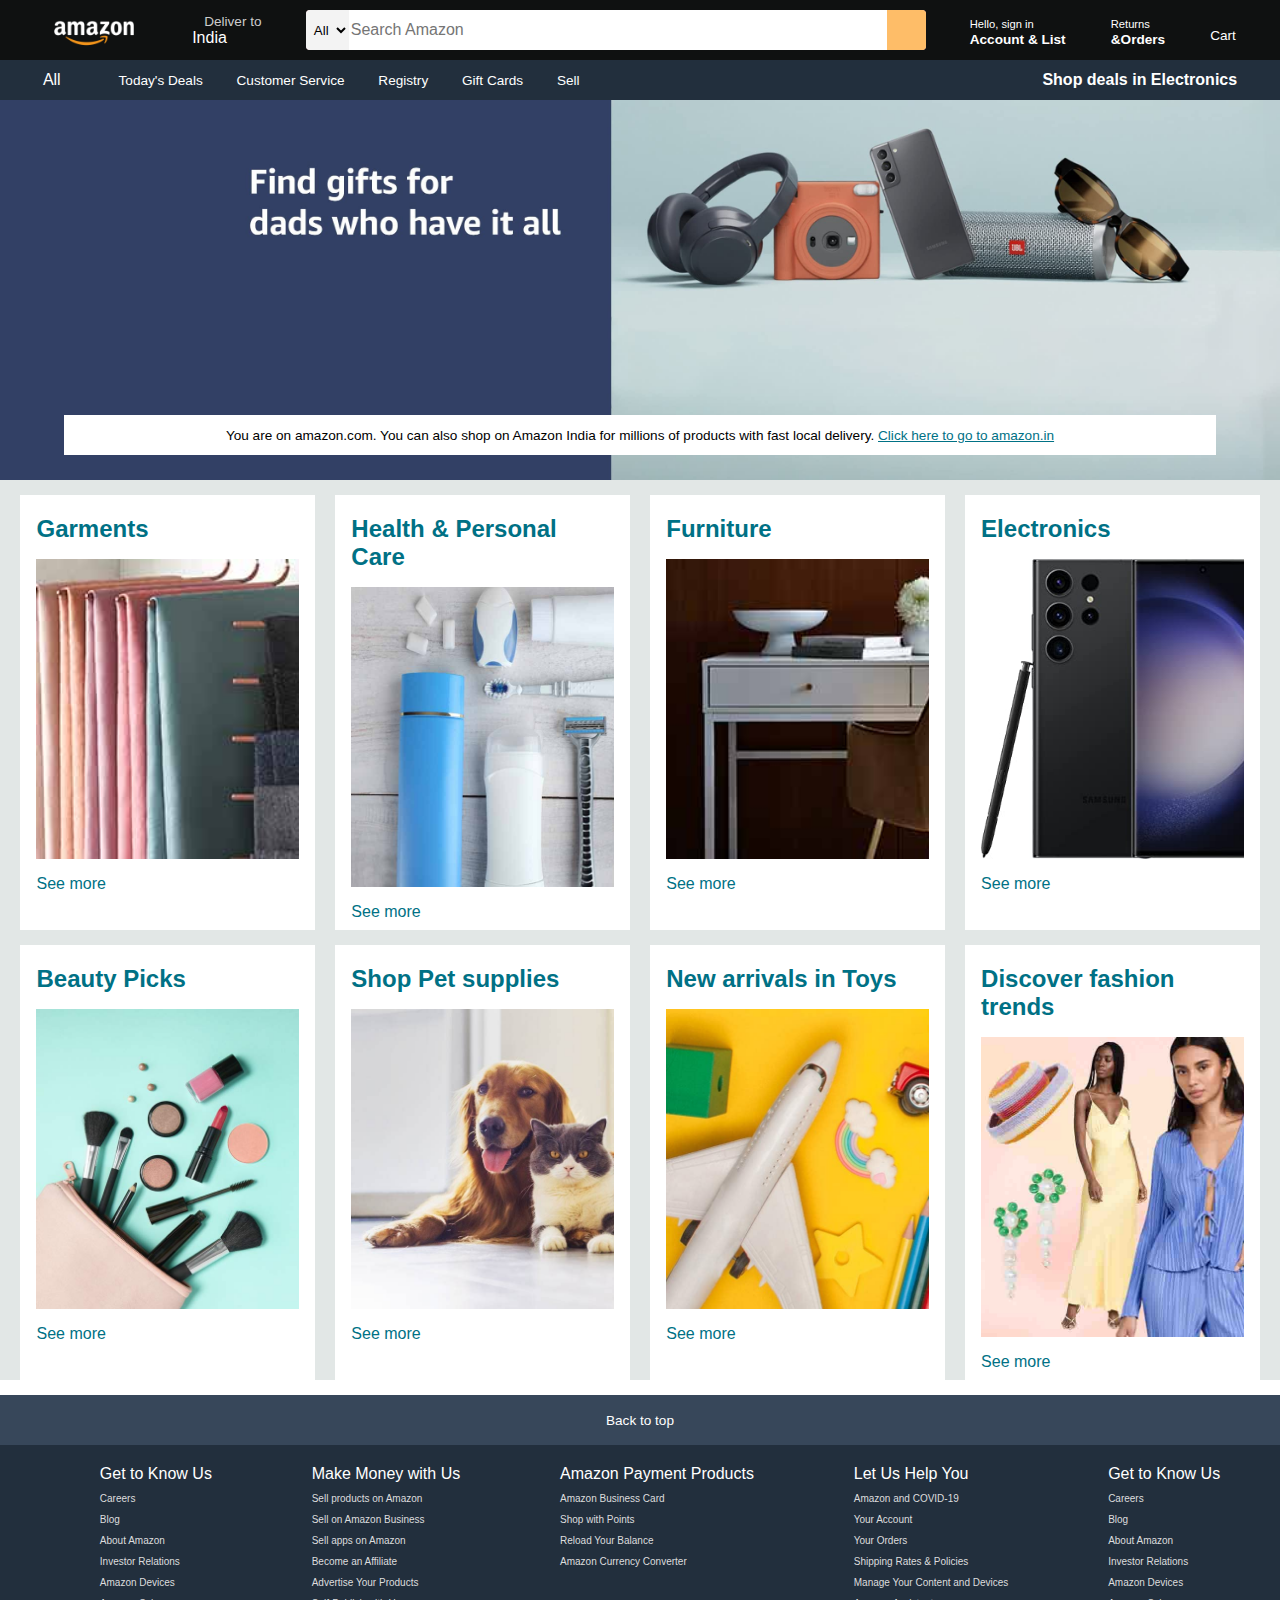
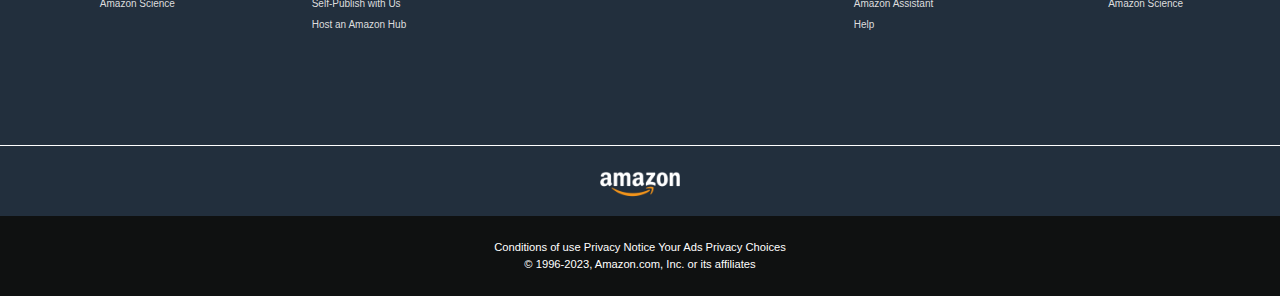
<file: amazon/index.html>
<!DOCTYPE html>
<html lang="en">
<head>
    <meta charset="UTF-8">
    <meta http-equiv="X-UA-Compatible" content="IE=edge">
    <meta name="viewport" content="width=device-width, initial-scale=1.0">
    <link rel="stylesheet" href="https://cdnjs.cloudflare.com/ajax/libs/font-awesome/6.4.0/css/all.min.css" integrity="sha512-iecdLmaskl7CVkqkXNQ/ZH/XLlvWZOJyj7Yy7tcenmpD1ypASozpmT/E0iPtmFIB46ZmdtAc9eNBvH0H/ZpiBw==" crossorigin="anonymous" referrerpolicy="no-referrer" />
    <link rel="stylesheet" href="style.css">
    <title>Amazon</title>
</head>
<body>
    <header>
        <div class="navbar">
            
            <div class="nav-logo border"> 
                <div class="logo"></div>
            </div>
            
            <div class="nav-address border">
                <p class="add-first">Deliver to</p>
                <div class="add-icon">
                    <i class="fa-sharp fa-solid fa-location-dot"></i>
                    <p class="add-sec">India</p>
                </div>
            </div>
            
            <div class="nav-search">
                <select class="search-select">
                    <option>All</option>
                </select>
                <input placeholder="Search Amazon" class="search-input">
                <div class="search-icon">
                    <i class="fa-solid fa-magnifying-glass"></i>
                </div>
            </div>
           
            <div class="nav-signin border">
            <p><span>Hello, sign in</span></p>
            <p class="nav-second">Account & List</p>
           </div> 

           <div class="nav-return border">
            <p><span>Returns</span></p>
            <p class="nav-second">&Orders</p>
           </div> 

           <div class="nav-cart border">
            <i class="fa-solid fa-cart-shopping"></i>
            Cart
           </div>
        
        </div> 
        
        
        <div class="panel">
            <div class="panel-all">
                <i class="fa-solid fa-bars"></i>
                All
            </div>
            <div class="panel-ops">
                <p> Today's Deals</p>
                <p> Customer Service</p>
                <p> Registry</p>
                <p> Gift Cards</p>
                <p> Sell</p>
                
            </div>
            <div class="panel-deals">
                Shop deals in Electronics
            </div>

        </div>
    
    </header>

    <div class="hero-section">
        <div class="hero-msg">
            <p>You are on amazon.com. You can also shop on Amazon India for millions of products with fast local delivery. <a href="#">Click here to go to amazon.in</a></p> 
        </div>
    </div>
    <div class="shop-section">
        <div class="box1 box">
          <div class="box-content">
            <h2>Garments</h2>
            <div class="box-img" style="background-image: url('box1_image.jpg');"></div>
            <p>See more</p>
          </div>
        </div>
        <div class="box">
            <div class="box-content">
                <h2>Health & Personal Care</h2>
                <div class="box-img" style="background-image: url('box2_image.jpg');"></div>
                <p>See more</p>
              </div>
        </div>
        <div class="box">
            <div class="box-content">
                <h2>Furniture</h2>
                <div class="box-img" style="background-image: url('box3_image.jpg');"></div>
                <p>See more</p>
              </div>
        </div>
        <div class="box"><div class="box-content">
            <h2>Electronics</h2>
            <div class="box-img" style="background-image: url('box4_image.jpg');"></div>
            <p>See more</p>
          </div>
        </div>
        <div class="box">
          <div class="box-content">
            <h2>Beauty Picks</h2>
            <div class="box-img" style="background-image: url('box5_image.jpg');"></div>
            <p>See more</p>
          </div>
        </div>
        <div class="box">
            <div class="box-content">
                <h2>Shop Pet supplies</h2>
                <div class="box-img" style="background-image: url('box6_image.jpg');"></div>
                <p>See more</p>
              </div>
        </div>
        <div class="box">
            <div class="box-content">
                <h2>New arrivals in Toys</h2>
                <div class="box-img" style="background-image: url('box7_image.jpg');"></div>
                <p>See more</p>
              </div>
        </div>
        <div class="box"><div class="box-content">
            <h2>Discover fashion trends</h2>
            <div class="box-img" style="background-image: url('box8_image.jpg');"></div>
            <p>See more</p>
          </div>
        </div>
    </div>

    <footer>
        <div class="foot-panel1">
            Back to top
        </div>
        <div class="foot-panel2">
            <ul>
               <p> Get to Know Us</p>
                <a href="#">Careers</a>
                <a href="#">Blog</a>
                <a href="#">About Amazon</a>
                <a href="#">Investor Relations</a>
                <a href="#">Amazon Devices</a>
                <a href="#">Amazon Science</a>
            </ul>
            
            <ul>
               <p> Make Money with Us</p>
                <a href="#">Sell products on Amazon</a>
                <a href="#">Sell on Amazon Business</a>
                <a href="#">Sell apps on Amazon</a>
                <a href="#">Become an Affiliate</a>
                <a href="#">Advertise Your Products</a>
                <a href="#">Self-Publish with Us</a>
                <a href="#">Host an Amazon Hub</a>
            </ul>
            
            <ul>
               <p> Amazon Payment Products</p>
                <a href="#">Amazon Business Card</a>
                <a href="#">Shop with Points</a>
                <a href="#">Reload Your Balance</a>
                <a href="#">Amazon Currency Converter</a>
            </ul>
            
            <ul>
               <p> Let Us Help You</p>
                <a href="#">Amazon and COVID-19</a>
                <a href="#">Your Account</a>
                <a href="#">Your Orders</a>
                <a href="#">Shipping Rates & Policies</a>
                <a href="#">Manage Your Content and Devices</a>
                <a href="#">Amazon Assistant</a>
                <a href="#">Help</a>
            </ul>
            
            <ul>
               <p> Get to Know Us</p>
                <a href="#">Careers</a>
                <a href="#">Blog</a>
                <a href="#">About Amazon</a>
                <a href="#">Investor Relations</a>
                <a href="#">Amazon Devices</a>
                <a href="#">Amazon Science</a>
            </ul>
        </div>

        <div class="foot-panel3">
            <div class="logo"></div>
        </div>
        <div class="foot-panel4">
            <div class="pages">
                <a>Conditions of use</a>
                <a>Privacy Notice</a>
                <a>Your Ads Privacy Choices</a>
            </div>
            <div class="copyright">
                © 1996-2023, Amazon.com, Inc. or its affiliates
            </div>
        </div>
    </footer>
    
</body>
</html>
</file>
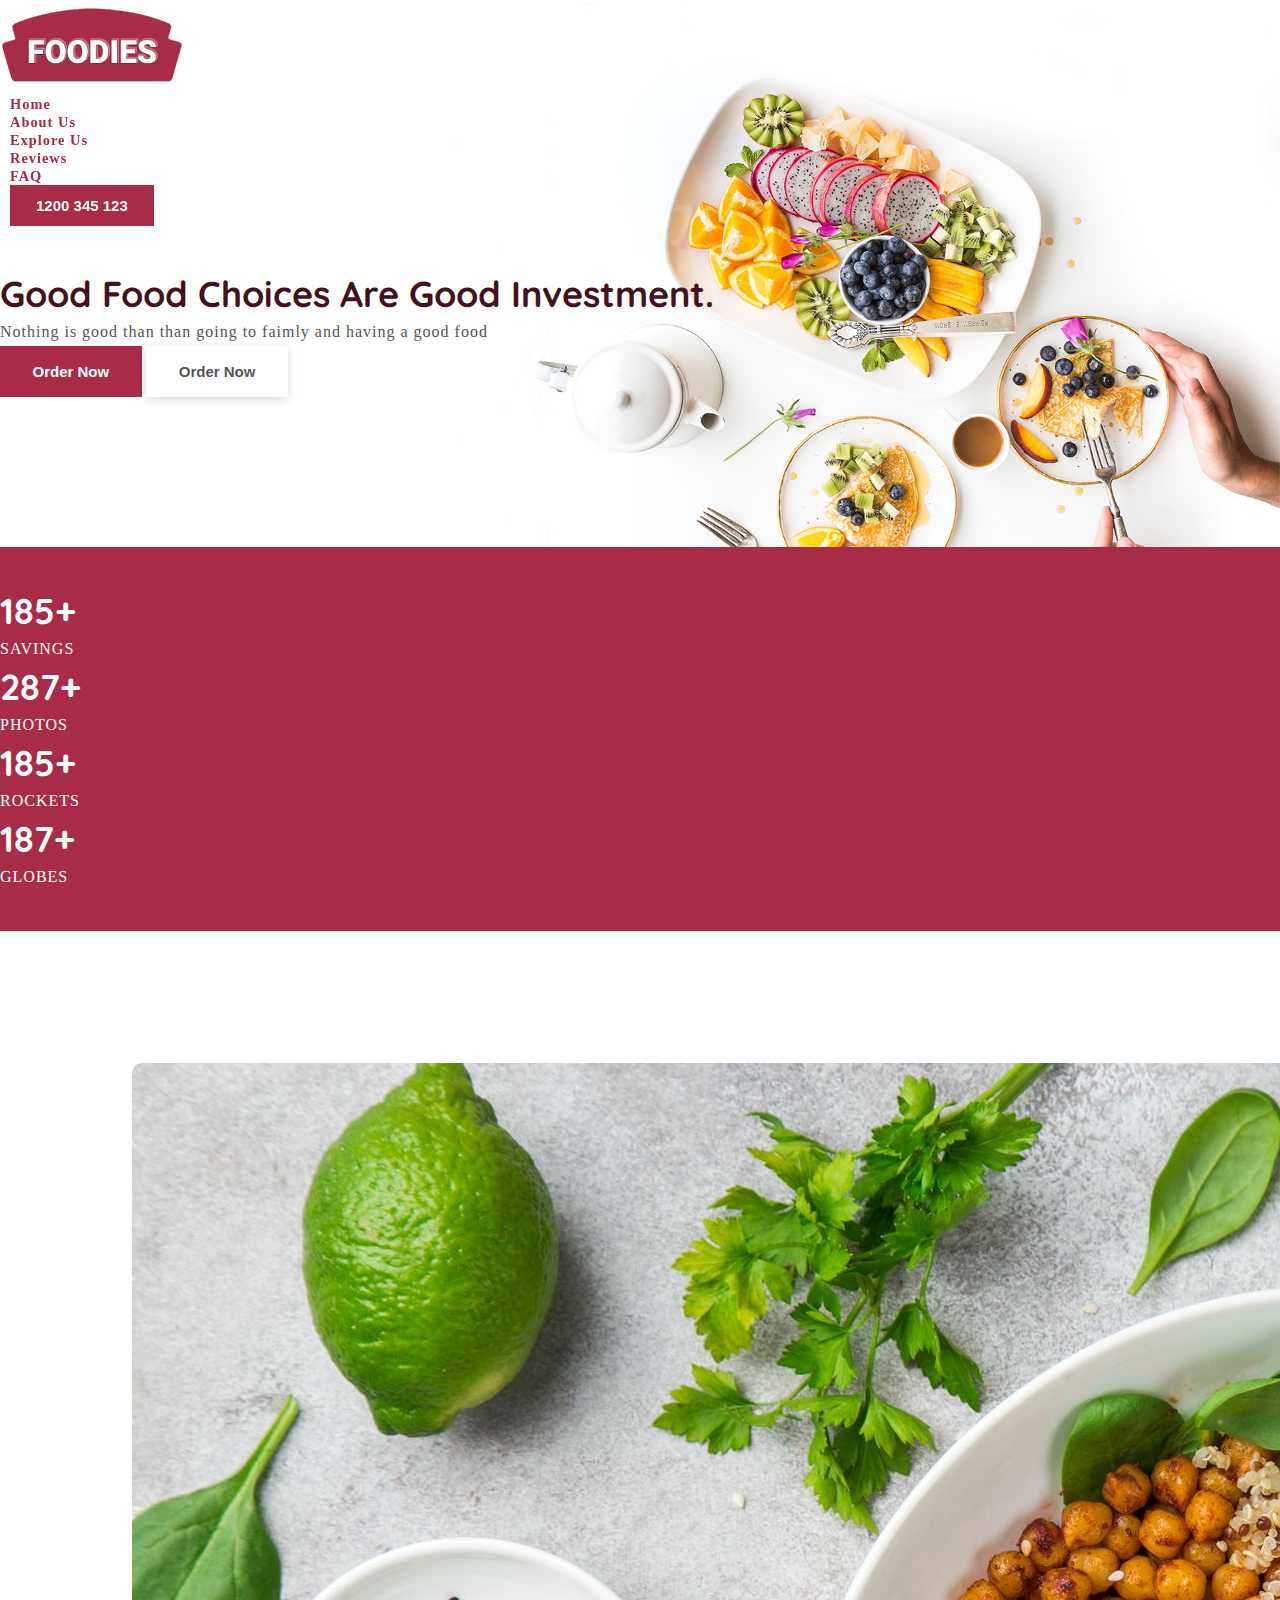
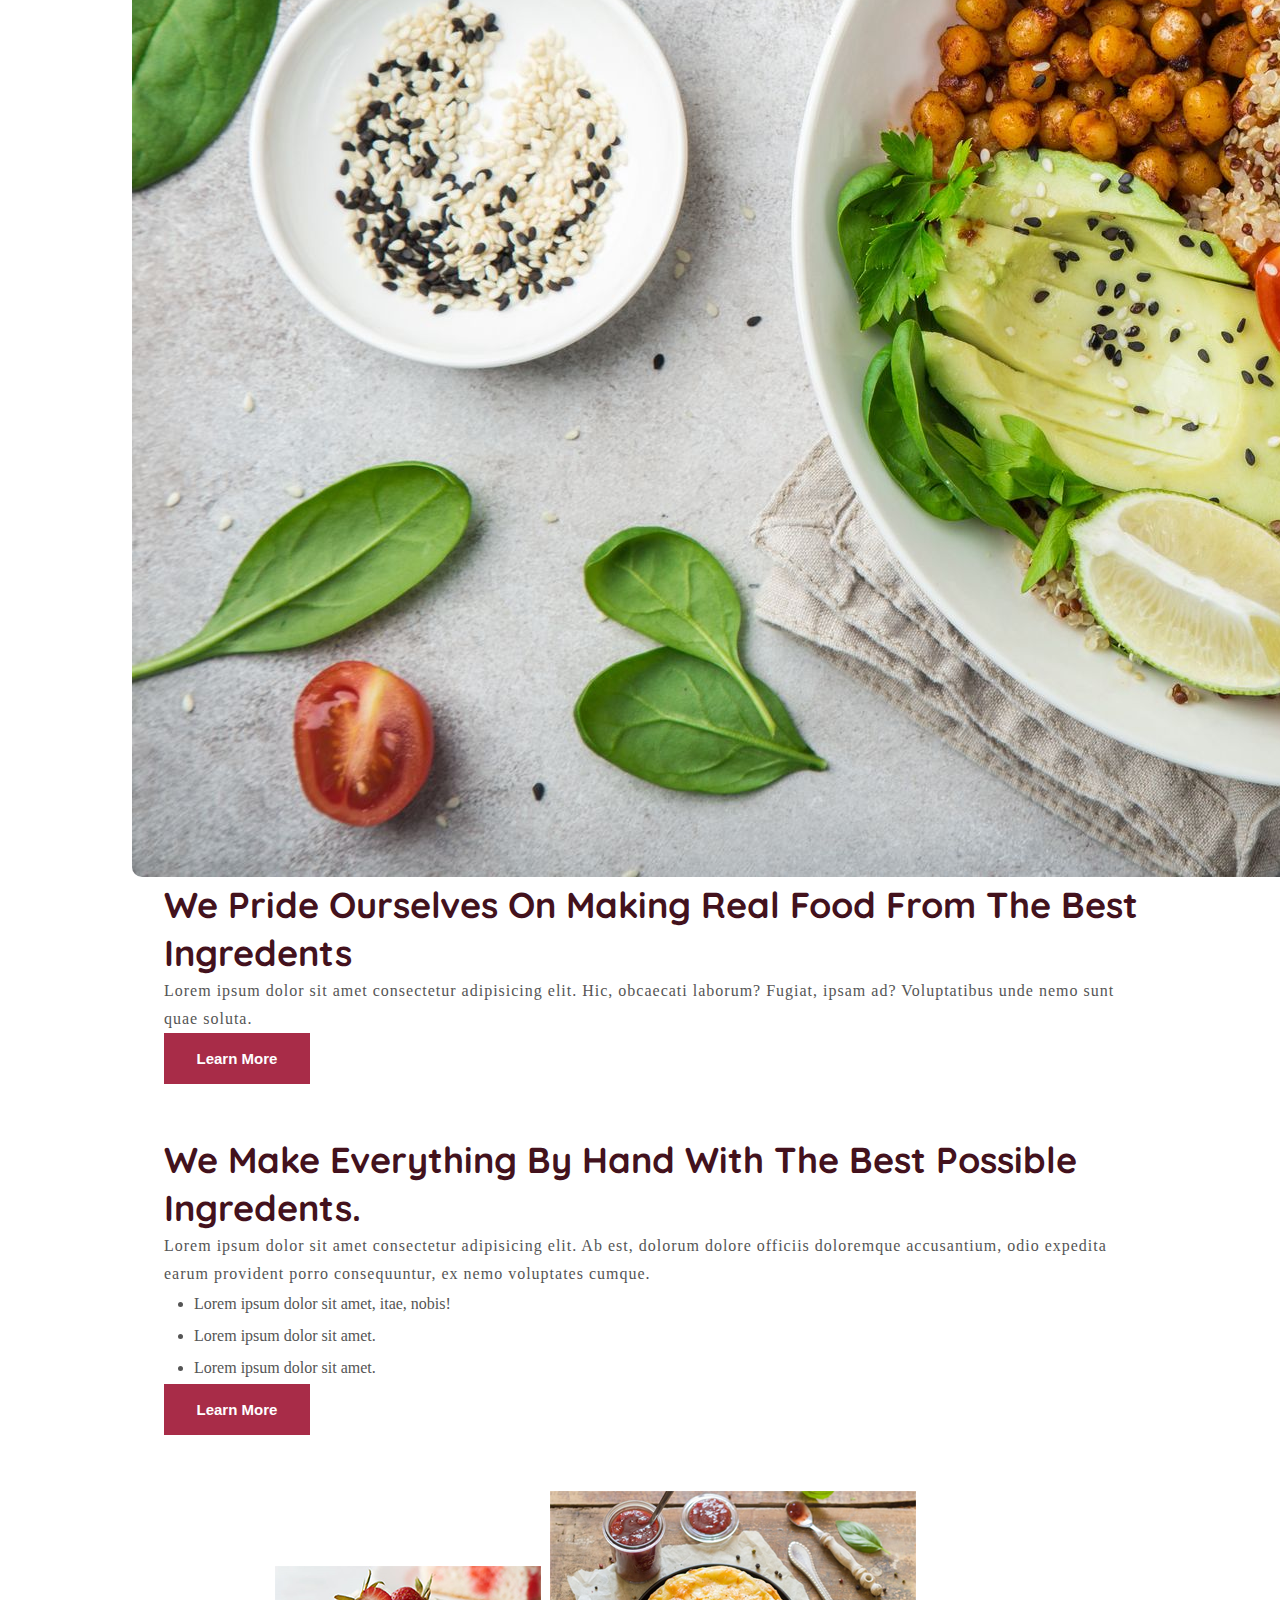
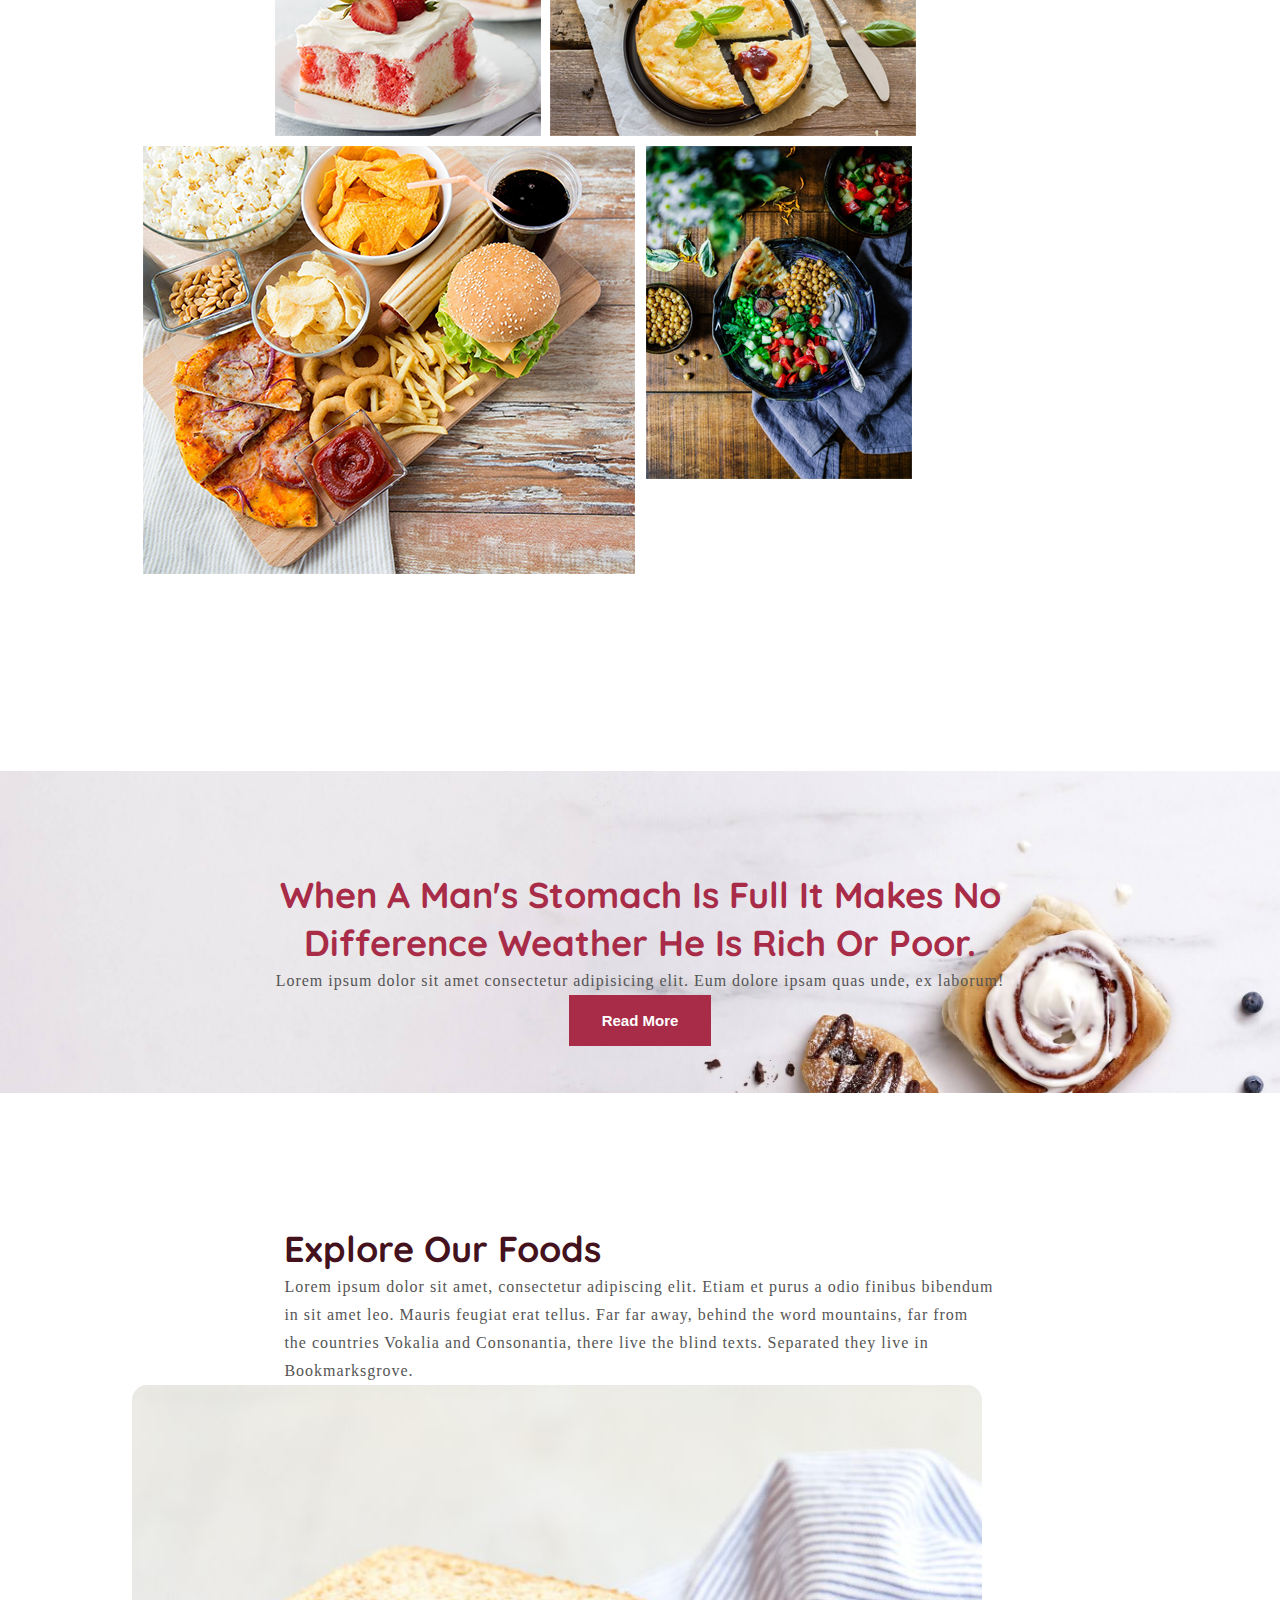
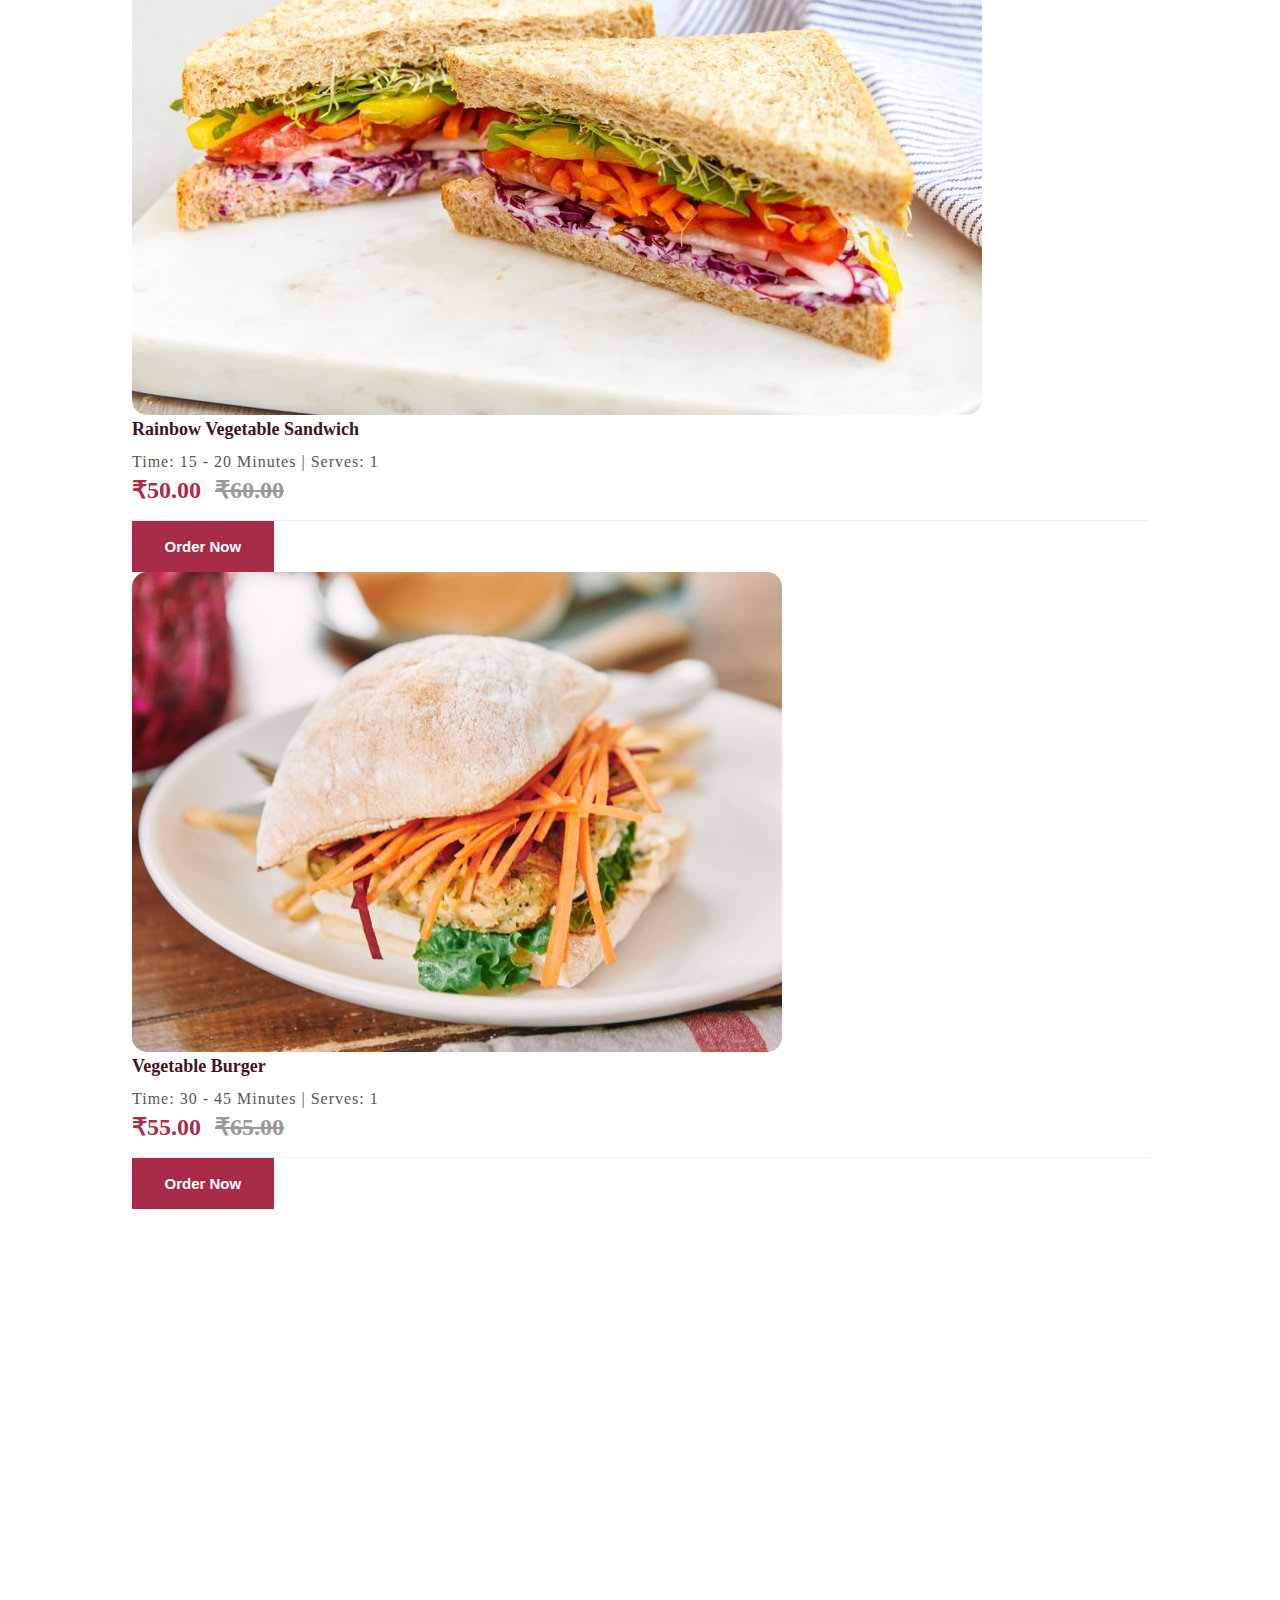
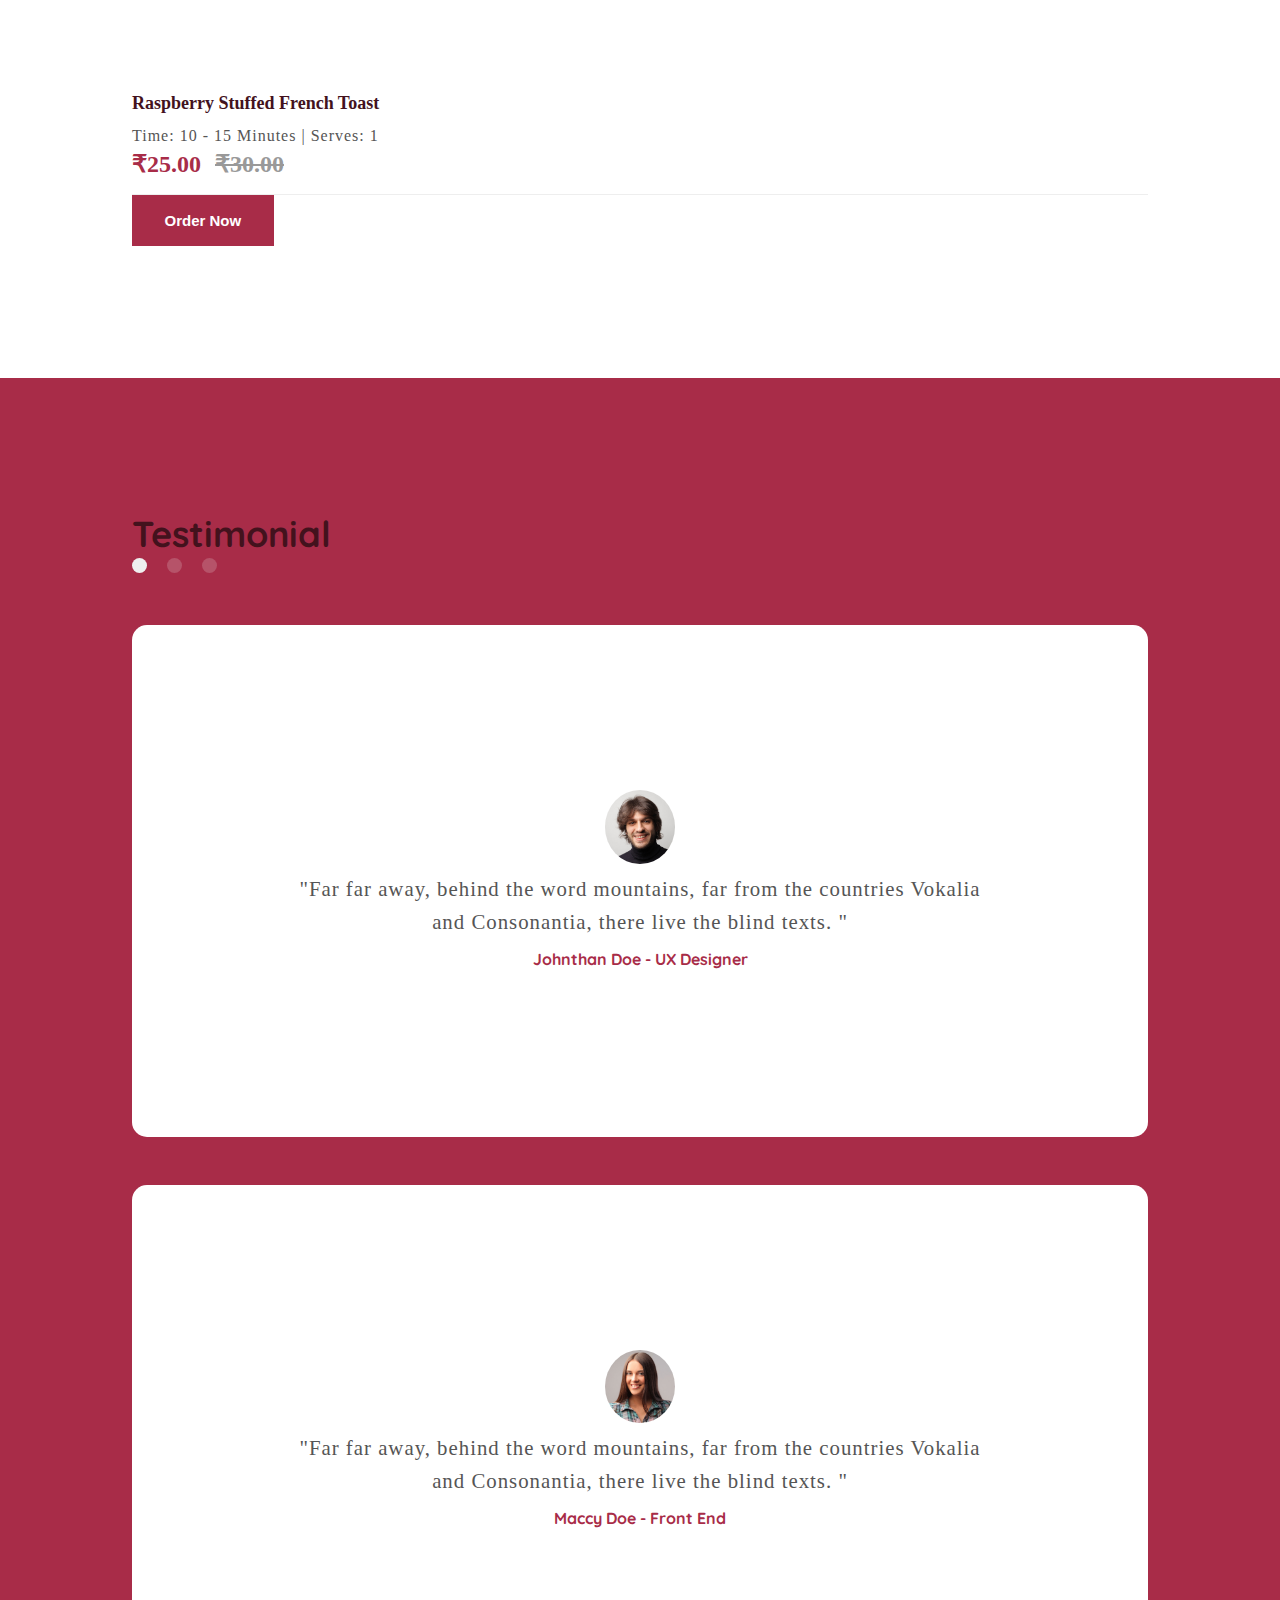
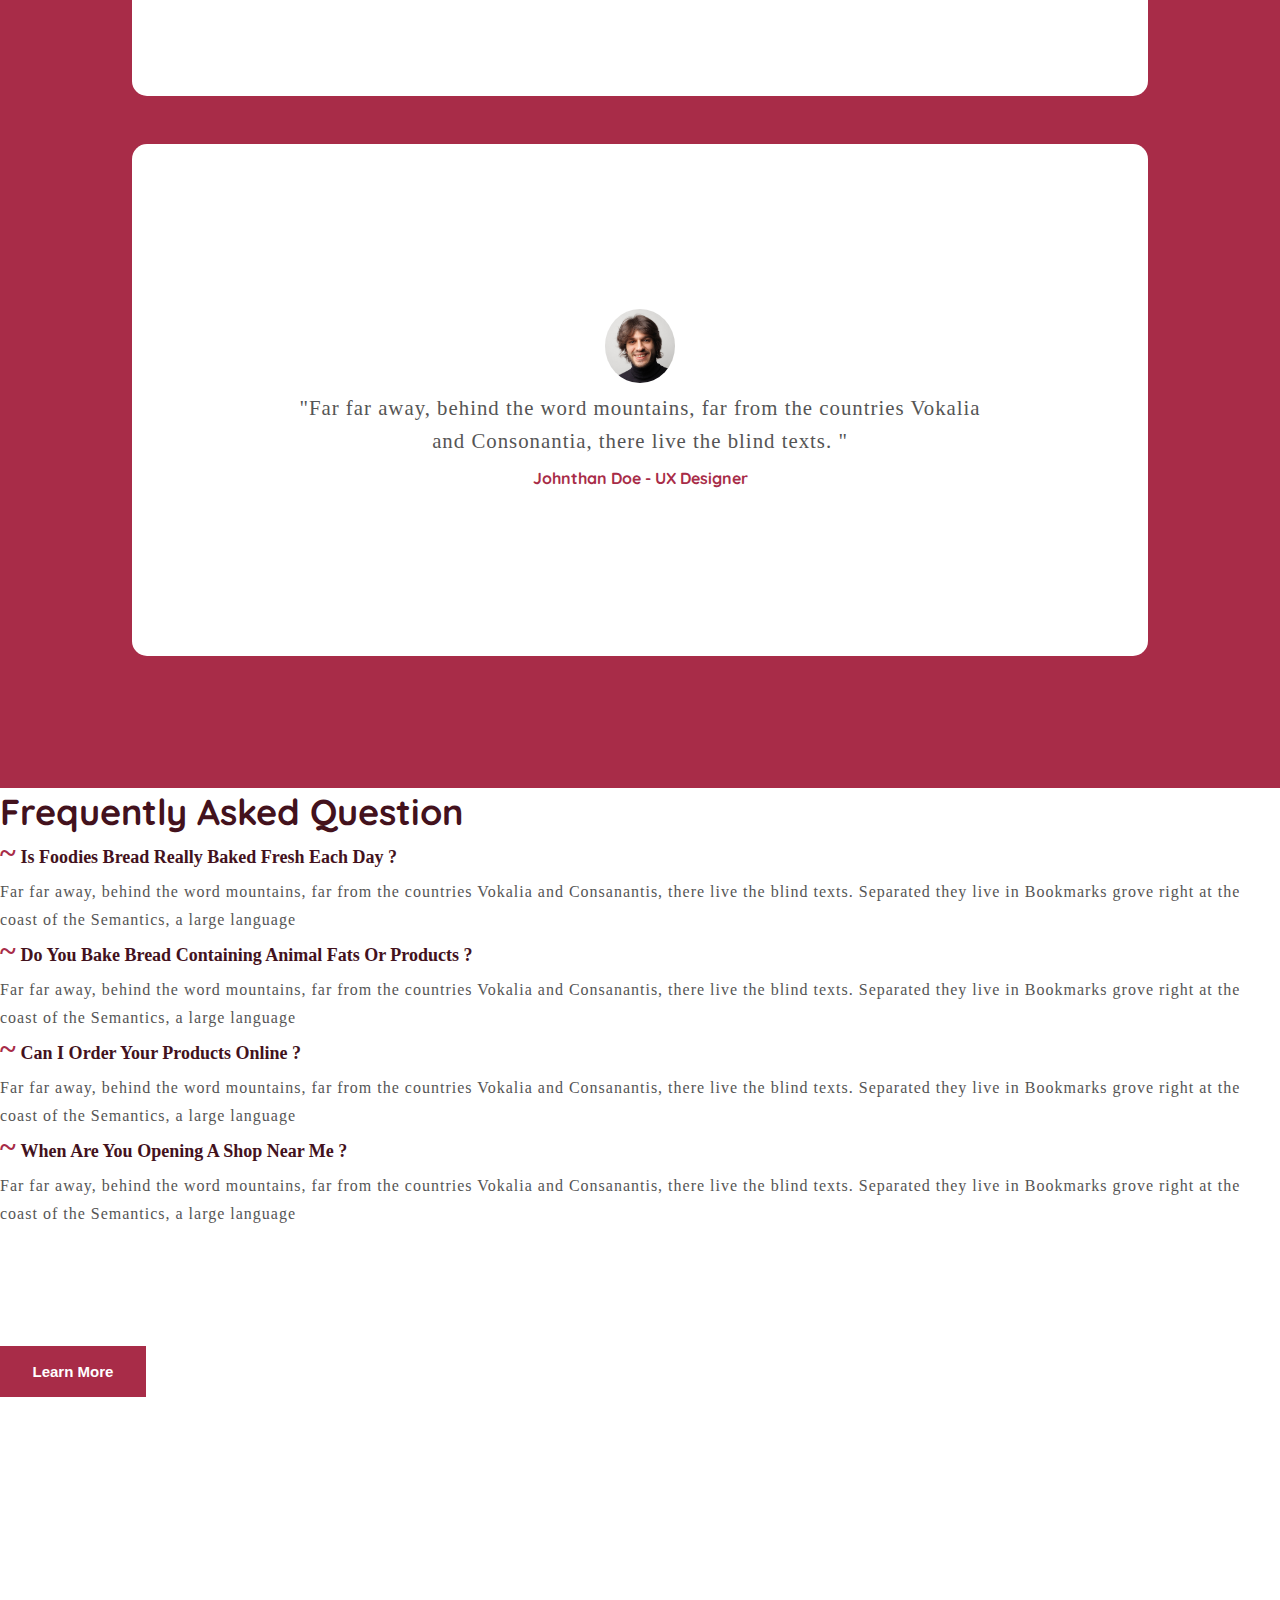
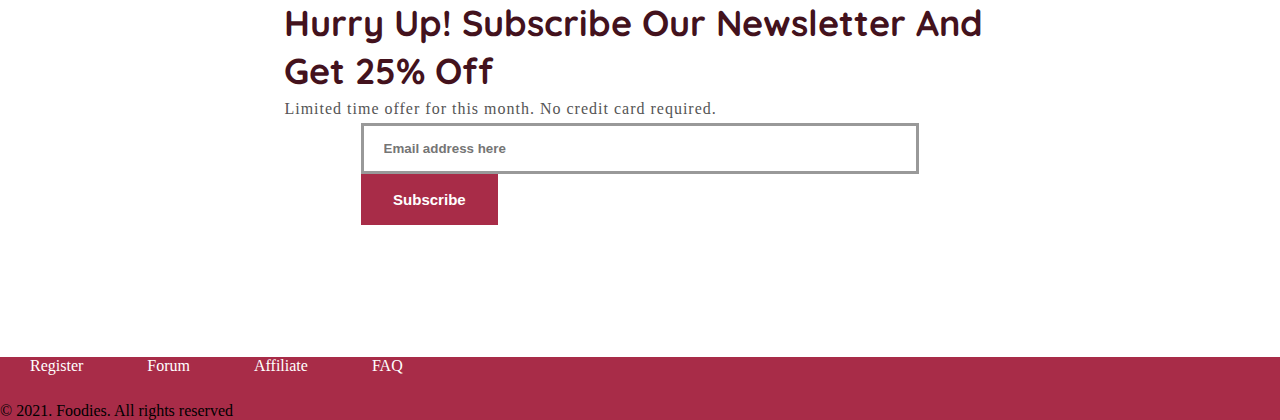
<file: Foodies-Website-bootstrap5/index.html>
<!DOCTYPE html>
<html lang="en">

<head>
  <meta charset="UTF-8">
  <meta name="viewport" content="width=device-width, initial-scale=1.0">
  <title>Foodies</title>

  <link href="https://cdn.jsdelivr.net/npm/bootstrap@5.3.1/dist/css/bootstrap.min.css" rel="stylesheet"
    integrity="sha384-4bw+/aepP/YC94hEpVNVgiZdgIC5+VKNBQNGCHeKRQN+PtmoHDEXuppvnDJzQIu9" crossorigin="anonymous">
  <link rel="stylesheet" href="https://cdnjs.cloudflare.com/ajax/libs/font-awesome/6.4.0/css/all.min.css">
  <link rel="stylesheet" href="https://cdn.jsdelivr.net/npm/bootstrap-icons@1.10.2/font/bootstrap-icons.css"
    integrity="sha384-b6lVK+yci+bfDmaY1u0zE8YYJt0TZxLEAFyYSLHId4xoVvsrQu3INevFKo+Xir8e" crossorigin="anonymous">

  <link rel="stylesheet" href="css/style.css">
  <link rel="stylesheet " href="css/responsive-style.css">
</head>

<body>
  <!-- header design -->
  <header>
    <nav class="navbar navbar-expand-lg navigation-wrap">
      <div class="container">
        <a class="navbar-brand" href="#"><img src="images/logo.png" alt=""></a>
        <button class="navbar-toggler" type="button" data-bs-toggle="collapse" data-bs-target="#navbarText"
          aria-controls="navbarText" aria-expanded="false" aria-label="Toggle navigation">
          <i class="bi bi-list"></i>
        </button>
        <div class="collapse navbar-collapse" id="navbarText">
          <ul class="navbar-nav ms-auto mb-2 mb-lg-0">
            <li class="nav-item">
              <a class="nav-link active" aria-current="page" href="#home">Home</a>
            </li>

            <li class="nav-item">
              <a class="nav-link" href="#about">About us</a>
            </li>

            <li class="nav-item">
              <a class="nav-link" href="#explore-food">Explore us</a>
            </li>

            <li class="nav-item">
              <a class="nav-link" href="#testimonial">Reviews</a>
            </li>

            <li class="nav-item">
              <a class="nav-link" href="#faq">FAQ</a>
            </li>

            <li><button class="main-btn">1200 345 123</button></li>

          </ul>

        </div>
      </div>
    </nav>
  </header>

  <!--Section-1 top banner-->
  <section id="home">
    <div class="container-fluid px-0 top-banner">
      <div class="container">
        <div class="row">
          <div class="col-lg-5 col-md-6">
            <h1>Good Food Choices are good investment.</h1>
            <p>Nothing is good than than going to faimly and having a good food</p>
            <div class="mt-4">
              <button class="main-btn">Order now <i class="bi bi-basket-fill"></i></button>
              <button class="white-btn ms-lg-4 mt-lg-0 mt-4">Order now <i class="bi bi-chevron-right"></i></button>
            </div>
          </div>
        </div>
      </div>
    </div>
  </section>
  <!-- Section-2 counter -->
  <section id="counter">
    <section class="counter-section">
      <div class="container">
        <div class="row text-center">
          <div class="col-md-3 mb-lg-0 mb-md-0 mb-5">
            <h2>
              <span id="count1"></span>+
            </h2>
            <p>SAVINGS</p>
          </div>
          <div class="col-md-3 mb-lg-0 mb-md-0 mb-5">
            <h2>
              <span id="count2"></span>+
            </h2>
            <p>PHOTOS</p>
          </div>
          <div class="col-md-3 mb-lg-0 mb-md-0 mb-5">
            <h2>
              <span id="count3"></span>+
            </h2>
            <p>ROCKETS</p>
          </div>
          <div class="col-md-3 mb-lg-0 mb-md-0 mb-5">
            <h2>
              <span id="count4"></span>+
            </h2>
            <p>GLOBES</p>
          </div>
        </div>
      </div>
    </section>

  </section>
  <!-- Section-3 about-->
  <section id="about">
    <div class="about-section wrapper">
      <div class="container">
        <div class="row align-items-center">
          <div class="col-lg-7 col-md-12 mb-lg-0 mb-5">
            <div class="card border-0">
              <img src="images/img/img-1.png" class="img-fluid" alt="">
            </div>
          </div>
          <div class="col-lg-5 col-md-12 text-sec">
            <h2>We pride ourselves on making real food from the best ingredents</h2>
            <p>Lorem ipsum dolor sit amet consectetur adipisicing elit. Hic, obcaecati laborum? Fugiat, ipsam ad?
              Voluptatibus unde nemo sunt quae soluta.</p>
            <button class="main-btn mt-4">Learn more </button>
          </div>
        </div>
      </div>
      <div class="container food-type">
        <div class="row align-items-center">
          <div class="col-lg-5 col-md-12 text-sec mb-lg-0 mb-5">
            <h2>We make everything by hand with the best possible ingredents.</h2>
            <p>Lorem ipsum dolor sit amet consectetur adipisicing elit. Ab est, dolorum dolore officiis doloremque
              accusantium, odio expedita earum provident porro consequuntur, ex nemo voluptates cumque.</p>
            <ul class="list-unstyled py-3">
              <li>Lorem ipsum dolor sit amet, itae, nobis!</li>
              <li>Lorem ipsum dolor sit amet.</li>
              <li>Lorem ipsum dolor sit amet.</li>
            </ul>
            <button class="main-btn mt-4">Learn More</button>
          </div>
          <div class="col-lg-7 col-md-12">
            <div class="card border-0">
              <img src="images/img/img-2.png" class="img-fluid" alt="">
            </div>
          </div>
        </div>
      </div>
    </div>
  </section>

  <!-- Section-3 stroy -->
  <section id="story">
    <div class="story-section">
      <div class="container">
        <div class="row">
          <div class="col-sm-12">
            <div class="text-content">
              <h2>When a man's stomach is full it makes no difference weather he is rich or poor.</h2>
              <p>Lorem ipsum dolor sit amet consectetur adipisicing elit. Eum dolore ipsam quas unde, ex laborum!</p>
              <button class="main-btn mt-3">Read more</button>
            </div>
          </div>
        </div>
      </div>
    </div>
  </section>

  <!-- section-4 explore food-->
  <section id="explore-food">
    <div class="explore-food wrapper">
      <div class="container">
        <div class="row">
          <div class="col-sm-12">
            <div class="text-content text-center">
              <h2>Explore Our Foods</h2>
              <p>Lorem ipsum dolor sit amet, consectetur adipiscing elit. Etiam et purus a odio finibus bibendum in sit
                amet leo. Mauris feugiat erat tellus. Far far away, behind the word mountains, far from the countries
                Vokalia and Consonantia, there live the blind texts. Separated they live in Bookmarksgrove.</p>
            </div>
          </div>
        </div>
        <div class="row pt-5">
          <div class="col-lg-4 col-md-6 mb-lg-0 mb-5">
            <div class="card">
              <img decoding="async" src="images/img/img-3.jpg" class="img-fluid">
              <div class="pt-3">
                <h4>Rainbow Vegetable Sandwich</h4>
                <p>Time: 15 - 20 Minutes | Serves: 1</p>
                <span>₹50.00 <del>₹60.00</del></span>
                <button class="mt-4 main-btn">Order Now</button>
              </div>
            </div>
          </div>
          <div class="col-lg-4 col-md-6 mb-lg-0 mb-5">
            <div class="card">
              <img decoding="async" src="images/img/img-4.jpg" class="img-fluid">
              <div class="pt-3">
                <h4>Vegetable Burger</h4>
                <p>Time: 30 - 45 Minutes | Serves: 1</p>
                <span>₹55.00 <del>₹65.00</del></span>
                <button class="mt-4 main-btn">Order Now</button>
              </div>
            </div>
          </div>
          <div class="col-lg-4 col-md-6 mb-lg-0 mb-5">
            <div class="card">
              <img decoding="async" src="images/img/img-5.jpg" class="img-fluid">
              <div class="pt-3">
                <h4>Raspberry Stuffed French Toast</h4>
                <p>Time: 10 - 15 Minutes | Serves: 1</p>
                <span>₹25.00 <del>₹30.00</del></span>
                <button class="mt-4 main-btn">Order Now</button>
              </div>
            </div>
          </div>
        </div>
      </div>
    </div>
  </section>

  <!-- section-5 testimonials -->
  <section id="testimonial">
    <div class="wrapper testimonial-section">
      <div class="container text-center">
        <div class="text-center pb-4">
          <h2>Testimonial</h2>
        </div>
        <div class="row">
          <div class="col-sm-12 col-lg-10 offset-lg-1">
            <div id="carouselExampleDark" class="carousel slide" data-bs-ride="carousel">
              <div class="carousel-indicators">
                <button type="button" data-bs-target="#carouselExampleDark" data-bs-slide-to="0" class="active"
                  aria-current="true" aria-label="Slide 1"></button>
                <button type="button" data-bs-target="#carouselExampleDark" data-bs-slide-to="1"
                  aria-label="Slide 2"></button>
                <button type="button" data-bs-target="#carouselExampleDark" data-bs-slide-to="2"
                  aria-label="Slide 3"></button>
              </div>
              <div class="carousel-inner">
                <div class="carousel-item active">
                  <div class="carousel-caption">
                    <img decoding="async" src="images/review/review-1.jpg">
                    <p>"Far far away, behind the word mountains, far from the countries Vokalia and Consonantia, there
                      live the blind texts. "</p>
                    <h5>Johnthan Doe - UX Designer</h5>
                  </div>
                </div>
                <div class="carousel-item">
                  <div class="carousel-caption">
                    <img decoding="async" src="images/review/review-2.jpg">
                    <p>"Far far away, behind the word mountains, far from the countries Vokalia and Consonantia, there
                      live the blind texts. "</p>
                    <h5>Maccy Doe - Front End</h5>
                  </div>
                </div>
                <div class="carousel-item">
                  <div class="carousel-caption">
                    <img decoding="async" src="images/review/review-1.jpg">
                    <p>"Far far away, behind the word mountains, far from the countries Vokalia and Consonantia, there
                      live the blind texts. "</p>
                    <h5>Johnthan Doe - UX Designer</h5>
                  </div>
                </div>
              </div>
            </div>
          </div>
        </div>
      </div>
    </div>
  </section>

  <!--section-6 faq  -->
  <section id="faq">
    <div class="faq wrappper">
      <div class="container">
        <div class="row">
          <div class="col-sm-12">
            <div class="text-center pb-4">
              <h2>Frequently Asked Question</h2>
            </div>
          </div>
        </div>
        <div class="row pt-5">
          <div class="col-sm-6 mb-4">
            <h4><span>~</span>Is Foodies Bread really baked fresh each day ?</h4>
            <p>Far far away, behind the word mountains, far from the countries Vokalia and Consanantis, there live the
              blind texts. Separated they live in Bookmarks grove right at the coast of the Semantics, a large language
            </p>
          </div>
          <div class="col-sm-6 mb-4">
            <h4><span>~</span>Do you bake bread containing animal fats or products ?</h4>
            <p>Far far away, behind the word mountains, far from the countries Vokalia and Consanantis, there live the
              blind texts. Separated they live in Bookmarks grove right at the coast of the Semantics, a large language
            </p>
          </div>
          <div class="col-sm-6 mb-4">
            <h4><span>~</span>Can I order your products online ?</h4>
            <p>Far far away, behind the word mountains, far from the countries Vokalia and Consanantis, there live the
              blind texts. Separated they live in Bookmarks grove right at the coast of the Semantics, a large language
            </p>
          </div>
          <div class="col-sm-6 mb-4">
            <h4><span>~</span>When are you opening a shop near me ?</h4>
            <p>Far far away, behind the word mountains, far from the countries Vokalia and Consanantis, there live the
              blind texts. Separated they live in Bookmarks grove right at the coast of the Semantics, a large language
            </p>
          </div>
        </div>
      </div>
    </div>
  </section>

  <!-- section-7 book-food -->
  <section id="book-food">
    <div class="book-food">
      <div class="container book-food-text">
        <div class="row text-center">
          <div class="col-lg-9 col-md-12">
            <h2>Baked fresh daily by bakers with passion</h2>
          </div>
          <div class="col-lg-3 col-md-12 mt-lg-0 mt-4">
            <button class="main-btn">Learn More</button>
          </div>
          
        </div>
      </div>
    </div>
  </section>

  <!-- Section-8 newsletter -->
  <section id="newslettar">
    <div class="newslettar wrapper">
      <div class="container">
        <div class="row">
          <div class="sol-sm-12">
            <div class="text-content text-center pb-4">
              <h2>Hurry up! Subscribe our newsletter and get 25% off</h2>
              <p>Limited time offer for this month. No credit card required.</p>
            </div>
            <form action="" class="newsletter">
              <div class="row">
                <div class="col-md-8 col-12">
                  <input type="email" class="form-control" placeholder="Email address here" name="email">
                </div>
                <div class="col-md-4 col-12">
                  <button class="main-btn" type="submit">Subscribe</button>
                </div>
              </div>
            </form>
          </div>
        </div>
      </div>
    </div>
  </section>

  <!-- Section-9 footer -->
  <footer id="footer">
    <div class="footer py-5">
      <div class="container">
        <div class="row">
          <div class="col-md-12 text-center">
            <a class="footer-link" href="#">Register</a>
            <a class="footer-link" href="#">Forum</a>
            <a class="footer-link" href="#">Affiliate</a>
            <a class="footer-link" href="#">FAQ</a>
            <div class="footer-social pt-4 text-center">
              <a href="#"><i class="bi bi-facebook"></i></a>
              <a href="#"><i class="bi bi-twitter"></i></a>
              <a href="#"><i class="bi bi-instagram"></i></a>
              <a href="#"><i class="bi bi-youtube"></i></a>
              <a href="#"><i class="bi bi-linkedin"></i></a>
            </div>
          </div>
          <div class="col-sm-12">
            <div class="footer-copy">
              <div class="copy-right text-center pt-5">
                <div class="text-light">© 2021. Foodies. All rights reserved</div>
              </div>
            </div>
          </div>
        </div>
      </div>
    </div>
  </footer>


  <script src="https://cdn.jsdelivr.net/npm/@popperjs/core@2.9.2/dist/umd/popper.min.js"
    integrity="sha384-IQsoLXl5PILFhosVNubq5LC7Qb9DXgDA9i+tQ8Zj3iwWAwPtgFTxbJ8NT4GN1R8p"
    crossorigin="anonymous"></script>
  <script src="https://cdn.jsdelivr.net/npm/bootstrap@5.0.2/dist/js/bootstrap.min.js"
    integrity="sha384-cVKIPhGWiC2Al4u+LWgxfKTRIcfu0JTxR+EQDz/bgldoEyl4H0zUF0QKbrJ0EcQF"
    crossorigin="anonymous"></script>

  <script src="js\main.js"></script>
</body>

</html>
</file>
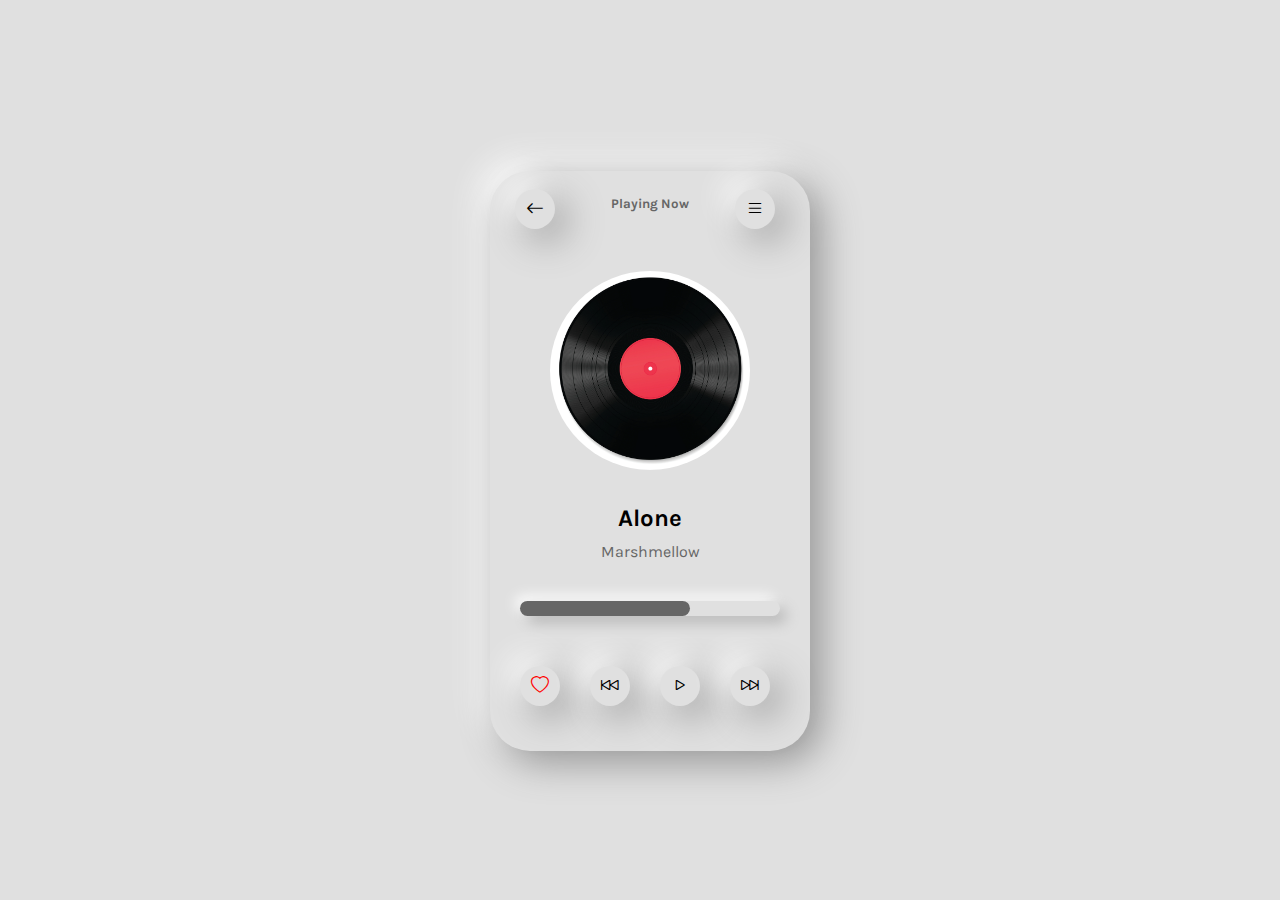
<file: music player neomorphism/index.html>
<!DOCTYPE html>
<html lang="en">

<head>
    <meta charset="UTF-8">
    <meta name="viewport" content="width=device-width, initial-scale=1.0">
    <link rel="stylesheet" href="style.css">
    <link rel="stylesheet" href="https://cdn.jsdelivr.net/npm/bootstrap-icons@1.10.5/font/bootstrap-icons.css">
    <title>Music Player</title>
</head>

<body>
    <div class="main">
        <div class="app">
            <h5 class="text">Playing Now</h5>
            <button class="btn arrow">
                <i class="bi bi-arrow-left"></i>
            </button>
            <button class="btn bar">
                <i class="bi bi-list"></i>
            </button>
            <div class="image">
                <img src="./images/image.jpg" alt="" style="width:200px" class="img">
                <h2>Alone</h2>
                <p>Marshmellow</p>
            </div>
            <div class="track"></div>
            <button class="btn heart">
                <i class="bi bi-heart"></i>
            </button>
            <button class="btn backward">
                <i class="bi bi-skip-backward"></i>
            </button>
            <button class="btn play">
                <i class="bi bi-play"></i>
            </button>
            <button class="btn forward">
                <i class="bi bi-skip-forward"></i>
            </button>
        </div>
    </div>
</body>

</html>
</file>
<file: amazon/style.css>
*{
    margin: 0;
    font-family: Arial;
    border: border-box;
}
.navbar{
    height: 60px;
    background-color: #0f1111;
    color:white;
    display: flex;
    align-items: center;
    justify-content: space-evenly;
}

.nav-logo{
    height: 50px;
    width: 100px;
}

.logo{
    background-image: url("amazon_logo.png");
    background-size: cover;
    height: 50px;
    width: 100%;
}

.border{
    border: 1.5px solid transparent;
}

.border:hover{
    border: 1.5px solid white;
}

/* box2 */
.add-first{
    color:#cccccc;
    font-size: 0.85rem;
    margin-left:15px;
}

.add-sec{
    font-size: 1rem;
    margin-left:3px;
}

.add-icon{
    display: flex;
    align-items: center;
}

/** box3 **/

.nav-search{
    display: flex;
    justify-content: space-evenly;
    background-color: pink;
    width: 620px;
    height: 40px;
    border-radius: 4px;
}

.search-select{
    background-color: #f3f3f3;
    width: 50px;
    text-align: center;
    border-top-left-radius: 4px;
    border-bottom-left-radius: 4px;
    border:none;
}

.search-input{
    width: 100%;
    font-size: 1rem;
    border: none;
}

.search-icon{
    width: 45px;
    display: flex;
    justify-content: center;
    align-items: center;
    font-size: 1.2rem;
    background-color: #febd68;
    border-top-right-radius: 4px;
    border-bottom-right-radius: 4px;
    color: #0f1111;
}

.nav-search:hover{
    border: 2px solid orange;
}

/** box4 **/

span{
    font-size: 0.7rem;
}

.nav-second{
    font-size: 0.85rem;
    font-weight: 700;
}

/**box6**/

.nav-cart i{
    font-size: 30px;
}

.nav-cart{
    font-size: 0.85rem;
    font-weight: 700px;
}

/**panel**/

.panel{
    height: 40px;
    background-color: #222f3d;
    display: flex;
    color: white;
    align-items: center;
    justify-content: space-evenly;
}

.panel-ops p{
    display: inline;
    margin: 15px;
}
.panel-ops{
    width: 70%;
    font-size: 0.85rem;
}

.panel-deals{
    font-size: 0.9;
    font-weight: 700;
}

/** hero section **/
.hero-section{
    background-image: url("hero_image.jpg");
    background-size: cover;
    height:380px ;
    display: flex;
    justify-content: center;
    align-items: flex-end;
    
}

.hero-msg{
   background-color: white;
   color: black; 
   height: 40px;
   display: flex;
   align-items: center;
   justify-content: center;
   font-size: 0.85rem;
   width: 90%;
   margin-bottom: 25px;
}

.hero-msg a {
    color:#007185;
}

/**Shop section**/
.shop-section{
    display: flex;
    flex-wrap: wrap;
    justify-content: space-evenly;
    background-color: #e2e7e6;
}

.box{
    
    height: 400px;
    width: 23%;
    background-color: white;
    padding: 20px 0px 15px;
    margin-top: 15px;
}

.box-img{
    height: 300px;
    background-size: cover;
    margin-top: 1rem;
    margin-bottom: 1rem;
}

.box-content{
    margin-left: 1rem;
    margin-right: 1rem;
}

.box-content{
    color: #007185;
}

/**footer**/
footer{
    margin-top: 15px;
}

.foot-panel1{
    background-color:#37475a ;
    color:white;
    height:50px;
    display: flex;
    align-items: center;
    justify-content: center;
    font-size: 0.85rem;
}

.foot-panel2{
    background-color: #222f3d;
    color:white;
    height: 300px;
    display: flex;
    justify-content: space-evenly;
    
}

ul{
    margin-top: 20px;
}

ul a{
    display: block;
    text-decoration: none;
    color: #dddddd;
    font-size: 10px;
    margin-top: 10px;
    
}

.foot-panel3{
    background-color:#222f3d;
    color:white;
    border-top: 0.5px solid white;
    height: 70px;
    display: flex;
    justify-content: center;
    align-items: center;
}

.logo{
    background-image: url("amazon_logo.png");
    background-size: cover;
    height: 50px;
    width: 100px;
}

.foot-panel4{
    background-color: #0f1111;
    color: white;
    height:80px;  
    font-size: 0.7rem ;
    text-align: center;
}

.pages{
  
    padding-top: 25px;
}

.copyright{
    padding-top: 5px;
    
}
</file>
<file: Foodies-Website-bootstrap5/css/style.css>
@import url('https://fonts.googleapis.com/css2?family=Quicksand:wght@300;400;500;600;700&family=Roboto:wght@100;300;400;500;700;900&display=swap');

*,
*:after,
*:before{
    -webkit-box-sizing: border-box;
    box-sizing: border-box;
    margin: 0;
    padding: 0;
}

:active,
:hover,
:focus{
    outline: 0 !important;
    outline-offset: 0;
}

a,
a:hover{
    text-decoration: none;
}

a:hover {
    color: var(--primary-color) !important;
}

ul,
ol {
    margin: 0;
    padding: 0;
}

/*=====Variable Define====*/
:root{
    --primary-color: #A82C48;
    --secondry-color: #43121d;
    --third-color: #f98169;
    --white-color: #fff;
    --text-color: #555;
    --text-gray: #999;
    --black-color: #000;
    --primary-font: 'Roboto', sans-serif;
    --secondry-font: 'Quicksand', sans-serif;
}

html{
    scroll-behaviour:smooth;
}

body{
    font-faimly:var(-primary-font);
    font-size: 100%;
    font-weight:400;
}

/* ===Custom Scrollbar === */

::-webkit-scrollbar{
    width: 0.625rem;
}

::-webkit-scrollbar-track{
    background: var(-white-color)
}

::-webkit-scrollbar-thumb{
    background: var(--primary-color);
}

/* ==Custom Css Design== */

h1{
    font-weight:700;
    font-size: 2.25rem;
    text-transform: capitalize;
    font-family: var(--secondry-font);
    color: var(--secondry-color);
    line-height: 3rem;
}

h2{
    font-weight:700;
    font-size:2.25rem;
    text-transform: capitalize;
    font-family: var(--secondry-font);
    color: var(--secondry-color);
    line-height: 3rem;
}

h4{
    color: var(--secondry-color);
    font-family: var(var(--secondry-font));
    text-transform:capitalize;
    font-size: 18px;
    font-weight: 800;
    margin-bottom:0.5rem;
}

h5 {
    color: var(--primary-color);
    text-transform: capitalize;
    font-family: var(--secondry-font);
    font-size: 1rem;
    font-weight: 700;
    margin-bottom: 0.5rem;
  }
  
p {
    font-size: 1rem;
    color: var(--text-color);
    font-weight: 400;
    line-height: 1.75rem;
    letter-spacing: 1px;
  }
  

.main-btn{
    display:inline-block;
    padding:0.625rem 1.845rem;
    line-height: 1.56265rem;
    background-color: var(--primary-color);
    border: 0.1875rem solid var(--primary-color);
    color:var(--white-color);
    font-size: 0.9375rem;
    font-weight: 600;
    text-transform: capitalize;
    box-shadow: 1px 2px 10px -1px rgb(000/19%);
    -webkit-transition: all .4s ease-out 0s;
    -o-transition: all .4s ease-out 0s;
   
}

.white-btn {
    padding: 0.625rem 1.875rem;
    line-height: 25px;
    background-color: var(--white-color);
    border: 0.1875rem solid var(--white-color);
    color: var(--text-color);
    font-size: 0.9375rem;
    font-weight: 600;
    text-transform: capitalize;
    box-shadow: 0px 2px 10px -1px rgb(0 0 0 / 19%);
    -webkit-transition: all .4s ease-out 0s;
    -o-transition: all .4s ease-out 0s;
    -moz-transition: all .4s ease-out 0s;
    transition: all .4s ease-out 0s;
  }

.main-btn:hover{
    background-color: transparent;
    color:var(--primary-color);
}

.white-btn:hover{
    background-color: transparent;
    color: var(--primary-color);
    border-color: var(--primary-color);
}

.wrapper{
    padding: 8.25rem;
    padding-bottom: 8.25rem;
}

.text-content{
    width: 70%;
    margin: auto;
}

.counter-section h2,
.testimonials-section h2,
.book-food-text h2 {
    color: var(--white-color)
}

/* header design */

.navigation-wrap{
    position:fixed;
    width:100%;
    left:0;
    z-index: 1000;
    transition:all 0.3 ease-out;
}
.navigation-wrap .nav-item{
    padding:0 0.625rem;
    transition:all 200ms linear;
}
.navbar-toggler{
    outline:unset;
    border:unset;
    box-shadow: none;
}
.nav-link{
    font-size: 0.9rem;
    font-weight: 600;
    text-transform: capitalize;
    color: var(--primary-color);
    letter-spacing:1px;
}
.navigation-wrap .main-btn{
    padding:0.3125rem 1.4375rem;
    box-shadow: none;
    margin-left: 0.625rem;
}

/* Change navbar styliing on scroll */
.navigation-wrap.scroll-on{
    position: fixed;
    top: 0;
    left: 0;
    width: 100%;
    background: var(--white-color);
    box-shadow:0 0.125rem 1.75rem 0 rgb(0,0,0,0.09);
    transition:all .15s ease-in-out 0s;
}

/* ==TOP BANNER DESIGN== */

.top-banner{
    width:100%;
    background: url('../images/bg/bg-1.jpg') no-repeat center;
    background-size: cover;
    padding: 16.875rem 0 9.375rem;

}

/* ==COUNTER DESIGN== */
.counter-section{
    background-color: var(--primary-color);
    padding: 2.5rem 0;
}
.counter-section p{
    color:var(--white-color);
    text-transform: uppercase;
}

/* ===ABOUT SECTION DESIGN===*/
.about-section{
    background: var(--white-color);
}
.about-section .card,
.about-section .card img{
    border-radius: 0.625rem;
}
.about-section .text-sec{
    padding-left:2rem;
}

/* ==food type section design== */
.food-type{
    padding-top:3.25rem;
}
.food-type ul li{
    font-size:1rem;
    color:var(--text-color);
    line-height: 32px;
    position: relative;
    margin-left: 30px;
}
.food-type ul li::before{
    position:absolute;
    left:-2.1875rem;
    color:var(--primary-color);
    font-size: 1.25rem;
    font-family:"bootstrap-icons";
    content:'\F272';
    display: inline-block;
    padding-right: 3px;
    vertical-align: middle;
    font-weight: 900;
}

.story-section{
    width:100%;
    height:20.125rem;
    background:url('../images/bg/bg-2.jpg') no-repeat center;
    background-size: cover;
    padding-top: 100px;
    text-align: center;
}
.story-section h2{
    color: var(--primary-color);
}

/* ==explore food section Design== */

.explore-food .card{
  border:none;
  background-color: transparent;
  border-radius: 0.9375rem;  
}
.explore-food .card img{
    border-radius: 0.9375rem;
    object-fit: cover;
}
.explore-food .card span{
    display: block;
    font-size: 1.5rem;
    font-weight: 700;
    color: var(--primary-color);
    padding-bottom: 1rem;
    border-bottom: 0.0625rem solid #eee;
}
.explore-food .card span del{
    color:var(--text-gray);
    margin-left:0.5rem;
}

/* ==testimonial section Design== */
.testimonial-section{
    background-color: var(--primary-color);   
}
.testimonial-section .carousel-item{
    margin-top:3rem;
    padding:10rem 3.125rem;
    background-color: var(--white-color);
    border-radius: 0.9375rem;
    text-align: center;
}
.testimonial-section .carousel-caption img{
    max-width: 5rem;
    border-radius: 50%;
    padding: 0.3125rem;
}
.testimonial-section .carousel-item .carousel-caption p{
    font-size: 1.30125rem;
    line-height: 2.0625rem;
    padding:0 11% 0.625rem;
}
.testimonial-section .carousel-indicators{
    bottom:-2.8125rem;
}
.testimonial-section .carousel-indicators button{
    width: 15px;
    height: 15px;
    outline: none ;
    border-radius: 50%;
    border: none;
    margin-right: 1rem;
    opacity: 0.2;
}
.testimonial-section .carousel-indicators button.active{
    opacity:1;
}

/* ====FAQ section ==== */

.faq h4 span{
    color: var(--primary-color);
    font-size: 1.875rem;
    margin-right: 0.3125rem; 
}
.book-food{
    width:100%;
    background:url('../images/bg/bg-3.jpg') no-repeat center;
    background-size: cover;
    background-attachment: fixed;
    background-position: 0 71.9125px;
    padding:4.375rem 0;
}

/* Form Control */
.newsletter{
    width: 55%;
    margin:0 auto;
}
.newsletter .form-control{
    height: 3.225rem;
    padding: 0 1.25rem;
    font-weight: 400;
    width: 100%;
    border: none;
    border-radius: 0;
    background: transport;
    border:0.1875rem;
    border-radius: 0;
    background: transparent;
    border: 0.1875rem solid var(--text-gray);
    color: var(--black-color);
    font-weight: 700;
}
.newsletter .form-control:hover,
.newsletter .form-control:focus{
    outline: none;
    box-shadow: none;
    border-color: var(--primary-color);
}

/* ===Footer section Design==== */

.footer{
    background: var(--primary-color);
}
.footer .footer-link{
    font-size: 1rem;
    color: var(--white-color);
    padding:0 1.875rem;
}
.footer .footer-link:hover{
    color:var(--white-color)!important;
}
.footer a i{
    font-size: 1.5rem;
    color: var(--white-color);
    padding:0 1rem;
}
</file>
<file: Foodies-Website-bootstrap5/css/responsive-style.css>
@media (max-width:1024px) {

    /* about section */

}

@media (max-width: 991px) {

    /*custom classes  */
    .text-content {
        width: 100%;
    }


    /* navbar brand */
    .navigation-wrap .navbar-brand img {
        height: 3.8125rem;
    }

    .navigation-wrap {
        text-align: center;
        background-color: var(--white-color);
    }

    .navigation-wrap .nav-link {
        line-height: 1.875rem;
    }

    /* Banner Design */
    .top-banner {
        padding: 9.375rem 0 9.375rem;
    }

    /* carousel design */
    .testimonial-section .carousel-item .carousel-caption p {
        padding: 0;
    }

}



@media (max-width:991px) {

    /* Custom Classes */
    .text-content {
        width: 100%;
    }

    /* navbar brand */
    .navigation-wrap .navbar-brand img {
        height: 3.812rem;
    }

    .navigation-wrap {
        text-align: center;
        background-color: var(--white-color);
    }

    .navigation-wrap .nav-link {
        line-height: 1.875rem;
    }

    /* Banner design */
    .top-banner {
        padding: 9.375rem 0 9.375rem;
    }

    /* carousel design */
    .testimonial-section .carousel-item .carousel-caption p {
        padding: 0;

    }
}

@media (max-width: 767px) {

    /* custom css */
    h1 {
        font-size: 2.8rem;
    }

    h2 {
        font-size: 2rem;
        line-height: 2.0625rem;
    }


    /* top banner */
    .top-banner {
        padding: 10.875rem 0 9.375rem;
    }


    /* story section */
    .story-section {
        height: auto;
        padding: 3rem 0;
    }


    /* carousel design */
    .testimonial-section .carousel-item {
        padding: 11rem 3.125rem;
    }

    /* newslettar */
    .newsletter {
        width: 75%;
    }

    .newsletter .main-btn {
        width: 100%;
        margin-top: 1rem;
    }

    /* footer link */
    .footer .footer-link,
    .footer a i {
        padding: 0 0.7rem;
    }

}

@media (max-width:330px) {

    /* carousel design */
    .testimonial-section .carousel-item {
        padding: 13rem 3.125rem;
    }

}
</file>
<file: music player neomorphism/style.css>
@import url("https://fonts.googleapis.com/css2?family=Karla:wght@300&display=swap");

:root{
    --primary-color:#e0e0e0;
    --grey-color:#666;
    --red-color:red;
    --app-shadow:11px 11px 39px #949494, -11px -11px 30px #ffffff;
    --button-shadow:5px 5px 10px #b6a9a9, -5px -5px 10px #ffffff;
    --image-shadow:11px 11px 22px #a4a4a4, -11px -11px 22px #fffff;
    --track-shadow:7px 7px 14px #b8b8b8, -5px -5px 14px #ffffff;
    --font-primary:"Karla", sans-serif;
}
body{
    background:var(--primary-color);
    font-family: var(--font-primary);
}

.main{
    position: absolute;
    top:50% ;
    left: 50%;
    transform: translate(-50%, -50%);
    width:300px;

}

.app{
    width: 320px;
    height: 580px;
    border-radius: 40px;
    background: var(--primary-color);
    box-shadow: var(--app-shadow);

}
.btn{
    width:40px;
    height:40px;
    margin: 20px;
    outline: none;
    border: none;
    background: var(--primary-color);
    box-shadow: var(--app-shadow);
    border-radius: 50%;
    font-size: 18px;
}
.btn:hover{
    cursor:pointer;
}
.arrow{
    position:absolute;
    left:5px;
    top:20px;
}
.bar{
    position: absolute;
    top:20px;
    right:-5px;
}
.text{
    text-align: center ;
    padding-top: 25px;
    color: var(--grey-color);
}
.image{
    width: 220px;
    height: 220px;
    margin: 50px;
    border-radius: 50%;
    background: var(--primary-color);
    box-shadow: var(--image-shadow);
}
.img{
    margin:10px;
    border-radius: 50%;
}
.image h2, p{
    text-align: center;
}
.image p{
    color: var(--grey-color);
    margin: -10px;
}
.track{
    width: 260px;
    height: 15px;
    border-radius: 30px;
    margin: 120px 30px;
    background: var(--primary-color);
    box-shadow: var(--track-shadow);
}
.track:after{
    content:'';
    position: absolute;
    background: var(--grey-color);
    border-radius: 30px;
    width: 170px;
    height: 15px;
}
.heart{
    position: absolute;
    margin: -70px 30px;
    color: var(--red-color);
}
.backward{
    position: absolute;
    margin: -70px 100px;
}
.play{
    position: absolute;
    margin: -70px 170px;
}
.forward{
    position: absolute;
    margin: -70px 240px;
}
</file>
